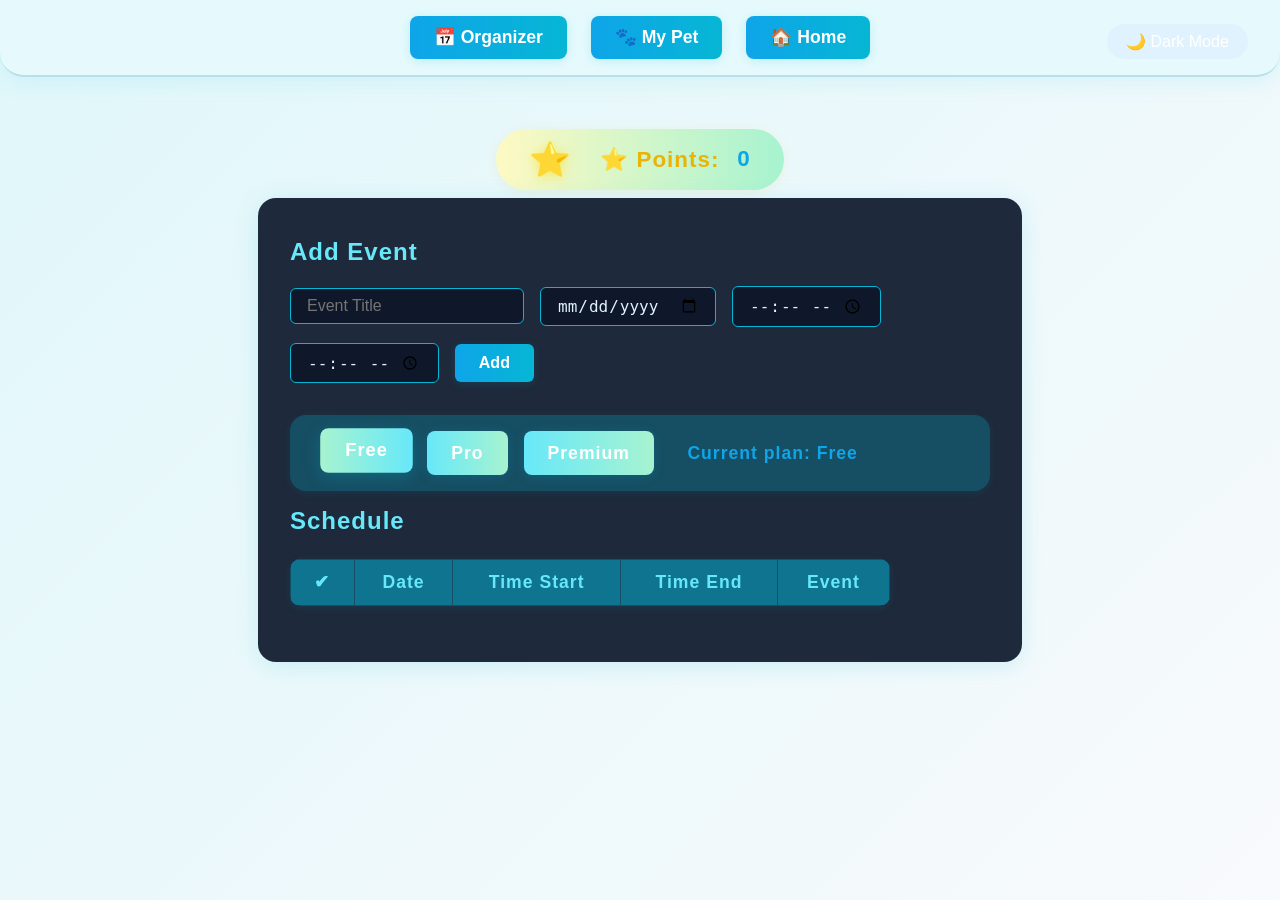
<file: index.html>
<!DOCTYPE html>
<html lang="en">
<head>
    <title>AgendaEz - Schedule</title>
    <meta name="viewport" content="width=device-width, initial-scale=1.0">
    <link rel="stylesheet" href="schedule.css">
    <script src="schedule.js" defer></script>
</head>
<body>
    <nav class="nav-bar">
        <button onclick="window.location.href='index.html'" class="nav-btn">📅 Organizer</button>
        <button onclick="window.location.href='pet.html'" class="nav-btn">🐾 My Pet</button>
        <button onclick="window.location.href='homescreen.html'" class="nav-btn">🏠 Home</button>
    </nav>
    <div class="points-display">
        ⭐ Points: <span id="pointsCount">0</span>
    </div>

    <button id="themeToggle" class="theme-toggle">🌙 Dark Mode</button>
    <main>
        <section id="add-event">
            <h2>Add Event</h2>
            <form id="event-form">
                <input type="text" id="event-title" placeholder="Event Title" required>
                <input type="date" id="event-date" required>
                <input type="time" id="event-time_start" required>
                <input type="time" id="event-time_end" required>
                <button type="submit">Add</button>
            </form>
        </section>
        <!-- Replace this: -->
<!-- <button id="unlimitedBtn" type="button">Unlimited tasks: OFF</button> -->

<!-- With this: -->
<div id="planSelector" style="margin: 1em 0;">
    <button type="button" class="plan-btn" data-plan="free">Free</button>
    <button type="button" class="plan-btn" data-plan="pro">Pro</button>
    <button type="button" class="plan-btn" data-plan="premium">Premium</button>
    <span id="planLabel" style="margin-left:1em;">Current plan: Free</span>
</div>
            <h2>Schedule</h2>
            <table>
                <thead>
                    <tr>
                        <th>✔</th>
                        <th>Date</th>
                        <th>Time Start</th>
                        <th>Time End</th>
                        <th>Event</th>
                    </tr>
                </thead>
            
                <tbody id="events-list">
                    
                    <!-- Events will be added here -->
                </tbody>
            </table>
        </section>
    </main>

</body>
</html>
</file>
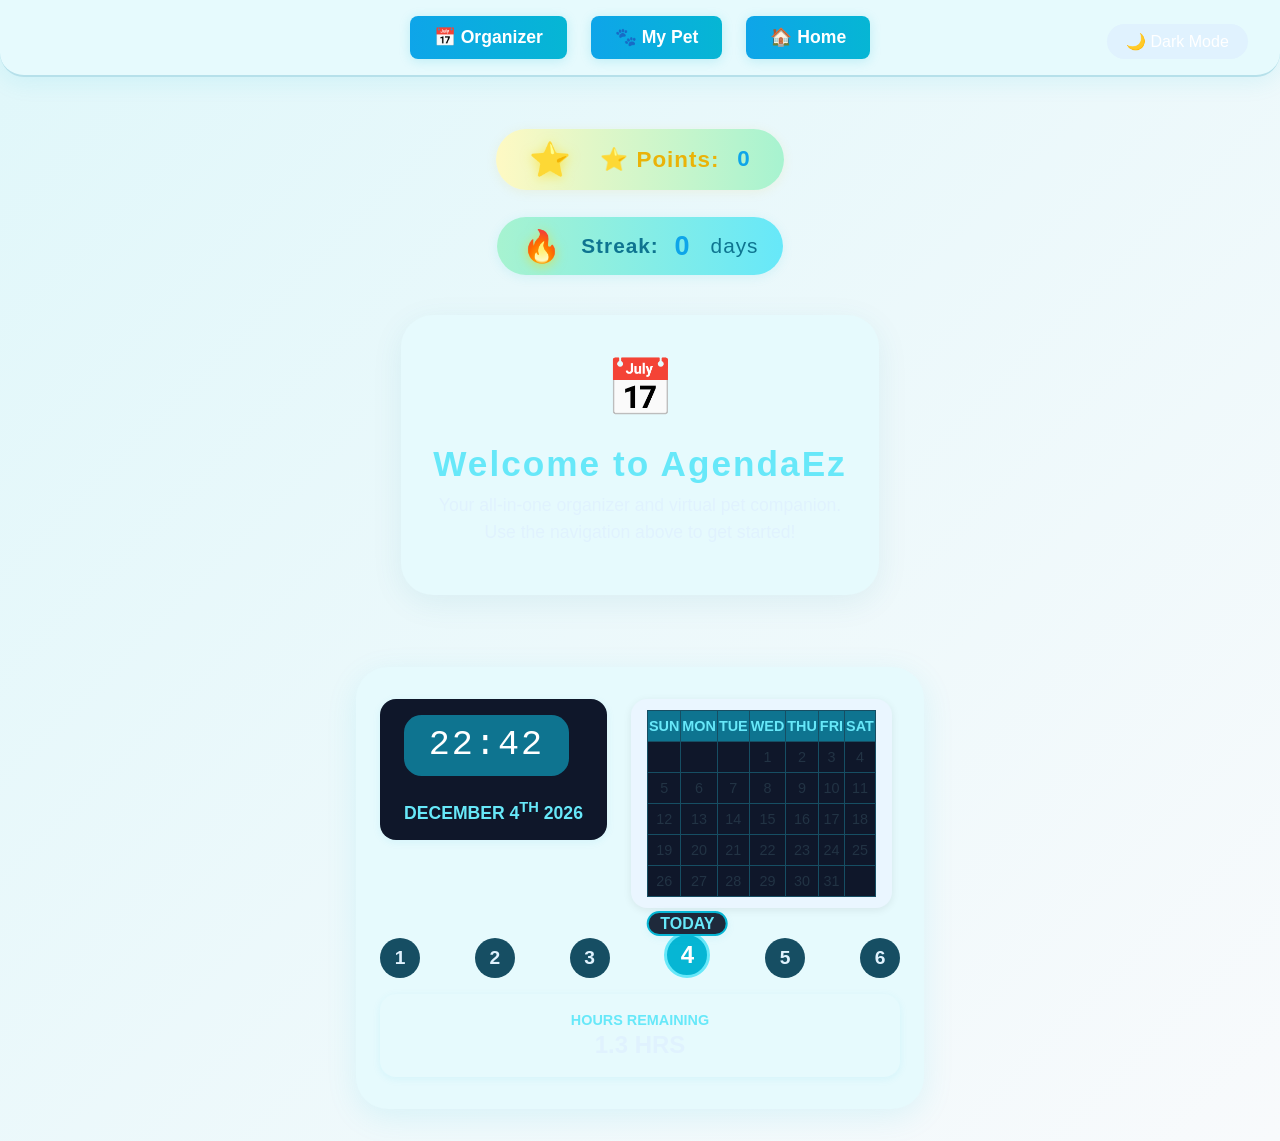
<file: homescreen.html>
<!DOCTYPE html>
<html lang="en">
<head>
    <title>AgendaEz - Homescreen</title>
    <meta charset="UTF-8">
    <meta name="viewport" content="width=device-width, initial-scale=1.0">
    <link rel="stylesheet" href="homescreen.css">
    <script src="homescreen.js" defer></script>
</head>
<body>

  <nav class="nav-bar">
        <button onclick="window.location.href='index.html'" class="nav-btn">📅 Organizer</button>
        <button onclick="window.location.href='pet.html'" class="nav-btn">🐾 My Pet</button>
        <button onclick="window.location.href='homescreen.html'" class="nav-btn">🏠 Home</button>
    </nav>
  

  <div class="points-display">
    ⭐ Points: <span id="pointsCount">0</span>
</div>

<div class="streak-display">
  <span class="streak-fire">🔥</span>
  Streak: <span class="streak-count" id="streakCount">0</span>
  <span class="streak-label">days</span>
</div>

<button id="themeToggle" class="theme-toggle">🌙 Dark Mode</button>

  <div class="title-card">
    <div class="logo-big">📅</div>
    <h1 class="main-title">Welcome to AgendaEz</h1>
    <p class="subtitle">
        Your all-in-one organizer and virtual pet companion.<br>
        Use the navigation above to get started!
    </p>
</div>



    <main class="homescreen-main">
        <div class="dashboard">
            <div class="time-calendar-row">
                <div class="clock-box">
                    <div class="digital-clock" id="digitalClock">06:30</div>
                    <div class="date-label" id="dateLabel">JUNE 24<sup>TH</sup> 2025</div>
                </div>
                <div class="calendar-box">
                    <!-- Placeholder for calendar, can be replaced with a real calendar widget -->
                    <table class="mini-calendar">
                        <thead>
                            <tr>
                                <th>SUN</th><th>MON</th><th>TUE</th><th>WED</th><th>THU</th><th>FRI</th><th>SAT</th>
                            </tr>
                        </thead>
                        <tbody>
                            <tr><td></td><td></td><td></td><td>1</td><td>2</td><td>3</td><td>4</td></tr>
                            <tr><td>5</td><td>6</td><td>7</td><td>8</td><td>9</td><td>10</td><td>11</td></tr>
                            <tr><td>12</td><td>13</td><td>14</td><td>15</td><td>16</td><td>17</td><td>18</td></tr>
                            <tr><td>19</td><td>20</td><td>21</td><td>22</td><td>23</td><td>24</td><td>25</td></tr>
                            <tr><td>26</td><td>27</td><td>28</td><td>29</td><td>30</td><td>31</td><td></td></tr>
                        </tbody>
                    </table>
                </div>
            </div>
            <div class="days-row" id="daysRow">
                <div class="day-circle">21</div>
                <div class="day-circle">22</div>
                <div class="day-circle">23</div>
                <div class="day-circle today">
                    <div class="today-label">TODAY</div>
                    24
                </div>
                <div class="day-circle">25</div>
                <div class="day-circle">26</div>
            </div>
            <div class="stats-row">
  
    <div class="stat-box time">
        <div class="stat-label">HOURS REMAINING</div>
        <div class="stat-value"><span id="hoursRemaining">0</span> HRS</div>
    </div>
</div>
          
</body>
</html>
</file>
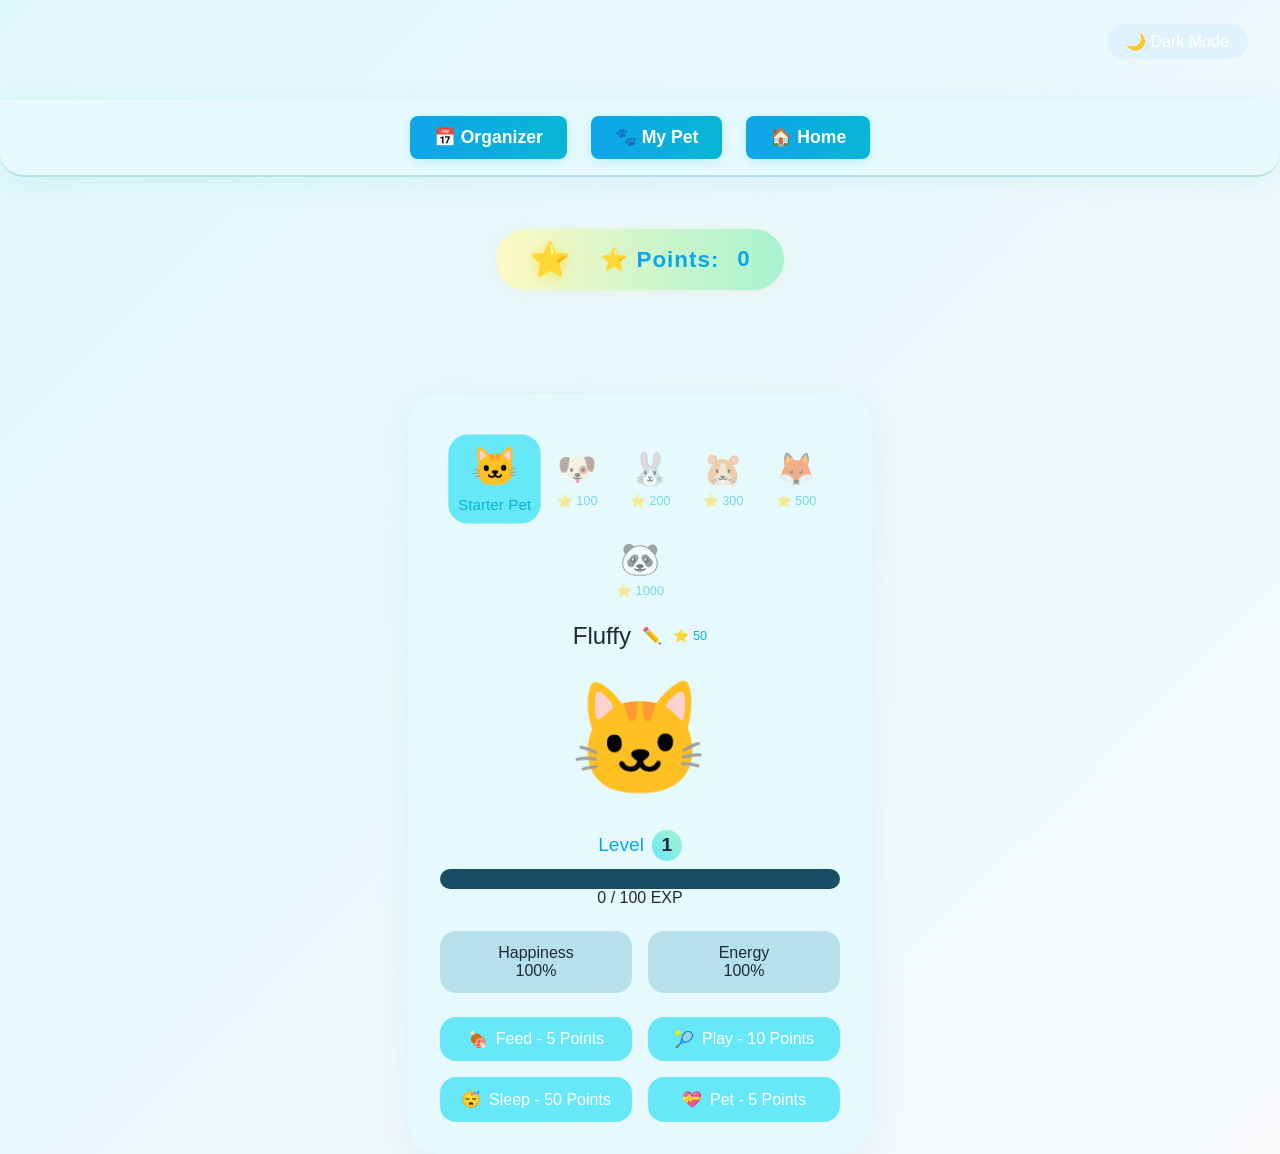
<file: pet.html>
<!DOCTYPE html>
<html lang="en">
<head>
    <script src="pet.js"></script>
    <link rel="stylesheet" href="pet.css">
    <meta charset="UTF-8">
    <meta name="viewport" content="width=device-width, initial-scale=1.0">
    <title>My Pet - AgendaEz</title>
</head>
<body>
    
    <button id="themeToggle" class="theme-toggle">🌙 Dark Mode</button>
<nav class="nav-bar">
    <button onclick="window.location.href='index.html'" class="nav-btn">📅 Organizer</button>
    <button onclick="window.location.href='pet.html'" class="nav-btn">🐾 My Pet</button>
    <button onclick="window.location.href='homescreen.html'" class="nav-btn">🏠 Home</button>
</nav>

    <div class="points-display">
        ⭐ Points: <span id="pointsCount">0</span>
    </div>

    <div class="pet-container">
        <div class="pet-selection">
            <div class="pet-option owned selected" onclick="selectPet('🐱')" data-pet="🐱">
                <span>🐱</span>
                <span class="pet-price">Starter Pet</span>
            </div>
            <div class="pet-option" onclick="purchasePet('🐶', 100)" data-pet="🐶">
                <span>🐶</span>
                <span class="pet-price">⭐️ 100</span>
            </div>
            <div class="pet-option" onclick="purchasePet('🐰', 200)" data-pet="🐰">
                <span>🐰</span>
                <span class="pet-price">⭐️ 200</span>
            </div>
            <div class="pet-option" onclick="purchasePet('🐹', 300)" data-pet="🐹">
                <span>🐹</span>
                <span class="pet-price">⭐️ 300</span>
            </div>
            <div class="pet-option" onclick="purchasePet('🦊', 500)" data-pet="🦊">
                <span>🦊</span>
                <span class="pet-price">⭐️ 500</span>
            </div>
            <div class="pet-option" onclick="purchasePet('🐼', 1000)" data-pet="🐼">
                <span>🐼</span>
                <span class="pet-price">⭐️ 1000</span>
            </div>
        </div>
    
        <div class="pet-name">
            <span id="petName">Cat</span>
            <button class="edit-name-button" onclick="editName()">✏️</button>
            <span class="name-change-price">⭐️ 50</span>
        </div>

       <!-- Inside .pet-container, replace the duplicate petAvatar and foodEmoji with: -->
<div class="pet-avatar-container" style="position: relative; display: flex; align-items: center; justify-content: center; margin: 1.5em 0;">
  <span id="petAvatar" style="font-size: 7em; position: relative; z-index: 1;">🐱</span>
  <span id="foodEmoji" style="display:none; font-size:2em; position: absolute; left: 50%; top: 40%; transform: translateX(-50%); z-index: 2;">🍖</span>
  <span id="playEmoji" style="display:none; font-size:2em; position: absolute; left: 50%; top: 40%; transform: translateX(-50%); z-index: 2;">🎾</span>
  <span id="sleepEmoji" style="display:none; font-size:2em; position: absolute; left: 50%; top: 40%; transform: translateX(-50%); z-index: 2;">💤</span>
  <span id="petHand" style="display:none; font-size:3em; position: absolute; left: 35%; top: 0%; z-index: 3; pointer-events: none;">🤚</span>
</div>


        
        <div class="exp-container">
            <div class="level-display">
                <span>Level</span>
                <span class="level-badge" id="levelDisplay">1</span>
            </div>
            <div class="exp-bar">
                <div class="exp-fill" id="expFill"></div>
            </div>
            <div id="expText">0 / 100 EXP</div>
        </div>

        <div class="pet-stats">
            <div class="stat">
                <div>Happiness</div>
                <div id="happiness">100%</div>
            </div>
            <div class="stat">
                <div>Energy</div>
                <div id="energy">100%</div>
            </div>
        </div>

        <div class="action-buttons">
            <button class="action-button" onclick="feed()">
                <span>🍖</span>
                <span>Feed - 5 Points</span>
            </button>
            <button class="action-button" onclick="play()">
                <span>🎾</span>
                <span>Play - 10 Points</span>
            </button>
            <button class="action-button" onclick="sleep()">
                <span>😴</span>
                <span>Sleep - 50 Points</span>
            </button>
            <button class="action-button" onclick="pet()">
                <span>💝</span>
                <span>Pet - 5 Points</span>
            </button>
        </div>
    </div>

    
</body>
</html>
</file>
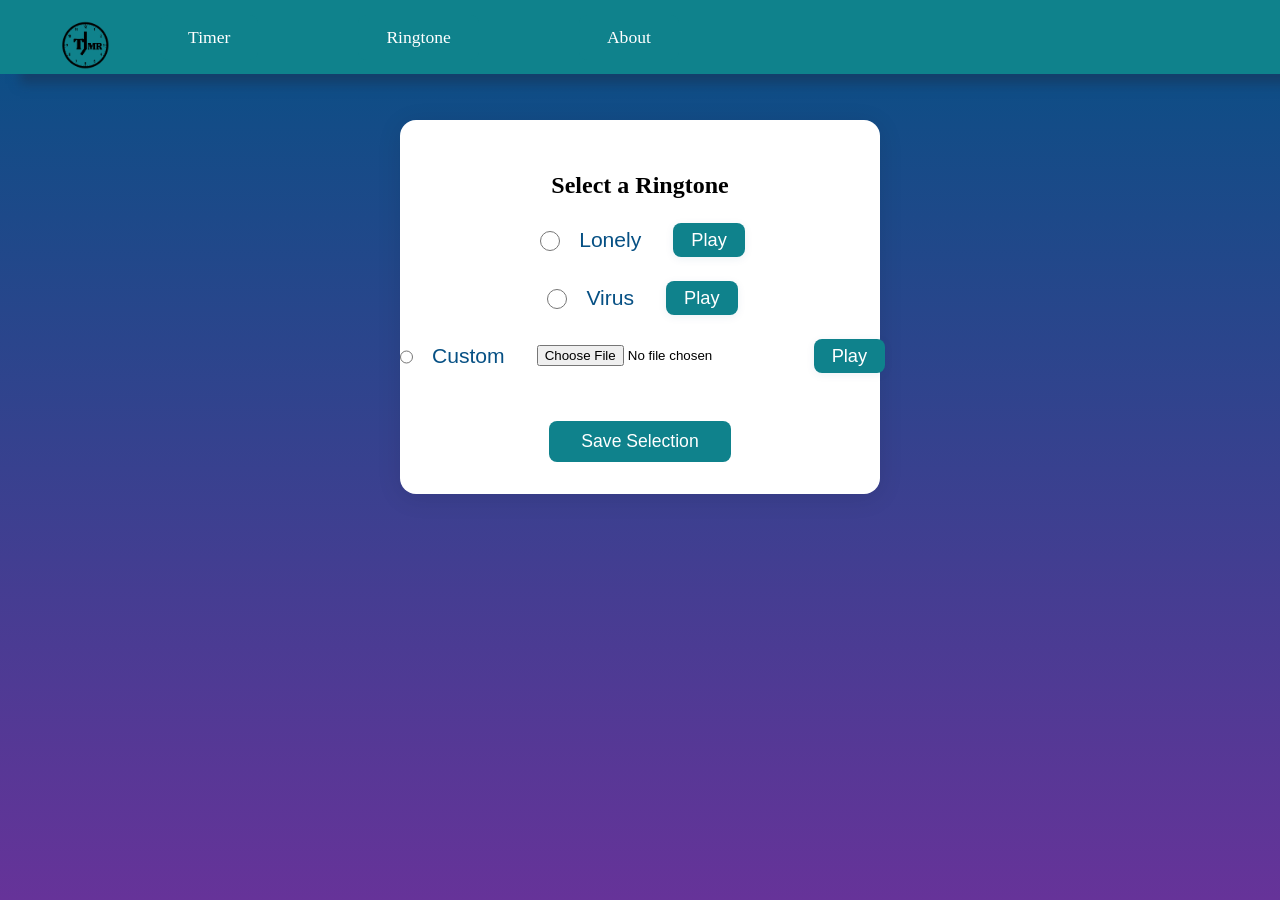
<file: Downloads/folder with folders/Personal/timer/ringtones.html>
<!DOCTYPE html>
<html lang="en">
<head>
    <meta charset="UTF-8">
    <title>Select Ringtone</title>
    <link rel="stylesheet" href="ringtones.css">
    <link rel="icon" type="image/x-icon" href="image-removebg-preview.png">
</head>
<body>
    <div class="navbar">
        <a href="index.html"><img src="image-removebg-preview.png"></a>
        <a href="timer.html" class="navitems">Timer</a>
        <a href="ringtones.html" class="navitems">Ringtone</a>
        <a href="#" class="navitems">About</a>
    </div>
    <div class="ringtone-list">
        <h2>Select a Ringtone</h2>
        <form id="ringtoneForm">
            <div class="ringtone-option">
                <input type="radio" id="lonely" name="ringtone" value="lonely.mp3">
                <label for="lonely">Lonely</label>
                <button type="button" class="ringtone-play" onclick="playRingtone('lonely.mp3')">Play</button>
                <button type="button" class="ringtone-stop" id="stopLonely" onclick="stopRingtone()">Stop</button>
            </div>
            <div class="ringtone-option">
                <input type="radio" id="virus" name="ringtone" value="virus.mp3">
                <label for="virus">Virus</label>
                <button type="button" class="ringtone-play" onclick="playRingtone('virus.mp3')">Play</button>
                <button type="button" class="ringtone-stop" id="stopVirus" onclick="stopRingtone()">Stop</button>
            </div>
            <div class="ringtone-option">
                <input type="radio" id="custom" name="ringtone" value="custom">
                <label for="custom">Custom</label>
                <input type="file" id="customFile" accept=".mp3" style="margin-left:8px;">
                <button type="button" class="ringtone-play" onclick="playCustomRingtone()">Play</button>
                <button type="button" class="ringtone-stop" id="stopCustom" onclick="stopRingtone()">Stop</button>
            </div>
            <button type="submit" style="margin-top:24px; font-size:1.1em; padding:10px 32px; border-radius:8px; background:#0F828C; color:#fff; border:none; cursor:pointer;">Save Selection</button>
        </form>
        <audio id="audioPreview"></audio>
    </div>
    <script>
    let currentStopBtn = null;
    let customFileURL = null;

    function playRingtone(src) {
        const audio = document.getElementById('audioPreview');
        audio.src = src;
        audio.currentTime = 0;
        audio.play();

        document.querySelectorAll('.ringtone-stop').forEach(btn => btn.classList.remove('active'));
        if (src === 'lonely.mp3') {
            currentStopBtn = document.getElementById('stopLonely');
        } else if (src === 'virus.mp3') {
            currentStopBtn = document.getElementById('stopVirus');
        }
        if (currentStopBtn) currentStopBtn.classList.add('active');
    }

    function playCustomRingtone() {
        const fileInput = document.getElementById('customFile');
        const audio = document.getElementById('audioPreview');
        if (fileInput.files.length > 0) {
            if (customFileURL) URL.revokeObjectURL(customFileURL);
            customFileURL = URL.createObjectURL(fileInput.files[0]);
            audio.src = customFileURL;
            audio.currentTime = 0;
            audio.play();

            document.querySelectorAll('.ringtone-stop').forEach(btn => btn.classList.remove('active'));
            currentStopBtn = document.getElementById('stopCustom');
            currentStopBtn.classList.add('active');
        } else {
            // Try to load from IndexedDB if no file selected
            loadCustomFileFromDB(function(file) {
                if (file) {
                    customFileURL = URL.createObjectURL(file);
                    audio.src = customFileURL;
                    audio.currentTime = 0;
                    audio.play();
                    document.querySelectorAll('.ringtone-stop').forEach(btn => btn.classList.remove('active'));
                    currentStopBtn = document.getElementById('stopCustom');
                    currentStopBtn.classList.add('active');
                } else {
                    alert('Please select or save a custom MP3 file first.');
                }
            });
        }
    }

    function stopRingtone() {
        const audio = document.getElementById('audioPreview');
        audio.pause();
        audio.currentTime = 0;
        if (currentStopBtn) currentStopBtn.classList.remove('active');
    }

    document.getElementById('audioPreview').addEventListener('ended', function() {
        if (currentStopBtn) currentStopBtn.classList.remove('active');
    });

    // IndexedDB helpers
    function saveCustomFileToDB(file) {
        const request = indexedDB.open('RingtoneDB', 1);
        request.onupgradeneeded = function(e) {
            const db = e.target.result;
            if (!db.objectStoreNames.contains('files')) {
                db.createObjectStore('files');
            }
        };
        request.onsuccess = function(e) {
            const db = e.target.result;
            const tx = db.transaction('files', 'readwrite');
            tx.objectStore('files').put(file, 'customRingtone');
        };
    }

    function loadCustomFileFromDB(callback) {
        const request = indexedDB.open('RingtoneDB', 1);
        request.onsuccess = function(e) {
            const db = e.target.result;
            const tx = db.transaction('files', 'readonly');
            const getReq = tx.objectStore('files').get('customRingtone');
            getReq.onsuccess = function() {
                callback(getReq.result);
            };
        };
    }

    // Save selection and custom file
    document.getElementById('ringtoneForm').onsubmit = function(e) {
        e.preventDefault();
        const selected = document.querySelector('input[name="ringtone"]:checked').value;
        if (selected === 'custom') {
            const fileInput = document.getElementById('customFile');
            if (fileInput.files.length === 0) {
                // Try to load from IndexedDB if no file selected
                loadCustomFileFromDB(function(file) {
                    if (file) {
                        localStorage.setItem('selectedRingtone', 'custom');
                        alert('Custom ringtone loaded from previous save!');
                    } else {
                        alert('Please upload a custom MP3 file.');
                    }
                });
                return;
            }
            saveCustomFileToDB(fileInput.files[0]);
            localStorage.setItem('selectedRingtone', 'custom');
            localStorage.setItem('customRingtoneName', fileInput.files[0].name);
            alert('Custom ringtone saved and will persist across reloads!');
        } else {
            localStorage.setItem('selectedRingtone', selected);
            alert('Ringtone saved!');
        }
    };

    // On page load, set radio and preview if custom exists
    window.onload = function() {
        const selected = localStorage.getItem('selectedRingtone');
        if (selected === 'custom') {
            document.getElementById('custom').checked = true;
            loadCustomFileFromDB(function(file) {
                if (file) {
                    const audio = document.getElementById('audioPreview');
                    customFileURL = URL.createObjectURL(file);
                    audio.src = customFileURL;
                }
            });
        } else if (selected === 'lonely.mp3') {
            document.getElementById('lonely').checked = true;
        } else if (selected === 'virus.mp3') {
            document.getElementById('virus').checked = true;
        }
    };
    </script>
</file>
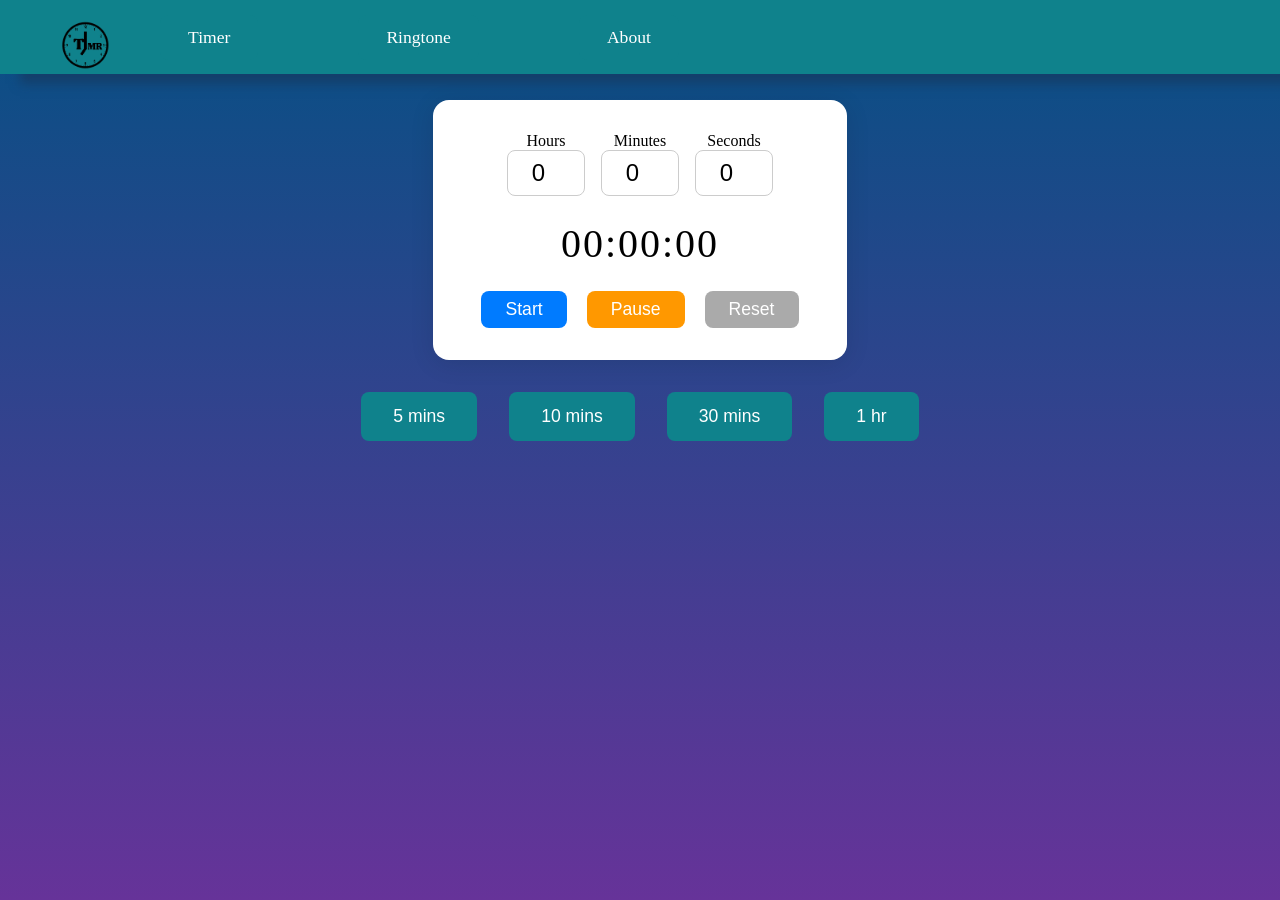
<file: Downloads/folder with folders/Personal/timer/timer.html>
<!DOCTYPE html>
<html lang="en">
<head>
    <meta charset="UTF-8">
    <title>Timer</title>
    <link rel="stylesheet" href="timer.css">
    <link rel="icon" type="image/x-icon" href="image-removebg-preview.png">
</head>
<body>
    <div class="navbar">
        <a href="index.html"><img src="image-removebg-preview.png"></a>
        <a href="timer.html" class="navitems">Timer</a>
        <a href="ringtones.html" class="navitems">Ringtone</a>
        <a href="#" class="navitems">About</a>
    </div>
    <div class="timer-container">
        <div class="inputs">
            <div>
                <label for="hours">Hours</label><br>
                <input type="number" id="hours" min="0" max="99" value="0">
            </div>
            <div>
                <label for="minutes">Minutes</label><br>
                <input type="number" id="minutes" min="0" max="59" value="0">
            </div>
            <div>
                <label for="seconds">Seconds</label><br>
                <input type="number" id="seconds" min="0" max="59" value="0">
            </div>
        </div>
        <div class="timer-display" id="timerDisplay">00:00:00</div>
        <button id="startBtn">Start</button>
        <button id="pauseBtn" disabled>Pause</button>
        <button id="resetBtn" disabled>Reset</button>
        <audio id="ringtone" preload="auto"></audio>
        <div id="ringtone-popup" style="display:none; position:fixed; top:0; left:0; width:100vw; height:100vh; background:rgba(0,0,0,0.4); z-index:999; align-items:center; justify-content:center;">
            <button id="stop-ringtone-btn" style="font-size:2em; padding:24px 48px; border-radius:12px; border:none; background:#0F828C; color:#fff; cursor:pointer;">Stop</button>
        </div>
    </div>
    <div class="presets">
        <button class="preset-btn" data-min="5">5 mins</button>
        <button class="preset-btn" data-min="10">10 mins</button>
        <button class="preset-btn" data-min="30">30 mins</button>
        <button class="preset-btn" data-min="60">1 hr</button>
    </div>
    <script>
    const hoursInput = document.getElementById('hours');
    const minutesInput = document.getElementById('minutes');
    const secondsInput = document.getElementById('seconds');
    const timerDisplay = document.getElementById('timerDisplay');
    const startBtn = document.getElementById('startBtn');
    const pauseBtn = document.getElementById('pauseBtn');
    const resetBtn = document.getElementById('resetBtn');
    const ringtone = document.getElementById('ringtone');
    const popup = document.getElementById('ringtone-popup');
    const stopBtn = document.getElementById('stop-ringtone-btn');
    const presetBtns = document.querySelectorAll('.preset-btn');

    let totalSeconds = 0;
    let interval = null;
    let paused = false;

    function pad(num) {
        return num.toString().padStart(2, '0');
    }

    function setTimerRingtone() {
        const selected = localStorage.getItem('selectedRingtone');
        if (selected === 'custom') {
            // Load custom file from IndexedDB
            const request = indexedDB.open('RingtoneDB', 1);
            request.onupgradeneeded = function(e) {
                const db = e.target.result;
                if (!db.objectStoreNames.contains('files')) {
                    db.createObjectStore('files');
                }
            };
            request.onsuccess = function(e) {
                const db = e.target.result;
                const tx = db.transaction('files', 'readonly');
                const getReq = tx.objectStore('files').get('customRingtone');
                getReq.onsuccess = function() {
                    const file = getReq.result;
                    if (file) {
                        const url = URL.createObjectURL(file);
                        ringtone.src = url;
                    } else {
                        ringtone.src = "lonely.mp3";
                    }
                };
            };
        } else if (selected) {
            ringtone.src = selected;
        } else {
            ringtone.src = "lonely.mp3";
        }
    }

    function updateDisplay(secs) {
        const h = Math.floor(secs / 3600);
        const m = Math.floor((secs % 3600) / 60);
        const s = secs % 60;
        timerDisplay.textContent = `${pad(h)}:${pad(m)}:${pad(s)}`;
    }

    function getInputSeconds() {
        const h = parseInt(hoursInput.value, 10) || 0;
        const m = parseInt(minutesInput.value, 10) || 0;
        const s = parseInt(secondsInput.value, 10) || 0;
        return h * 3600 + m * 60 + s;
    }

    function setInputsDisabled(disabled) {
        hoursInput.disabled = disabled;
        minutesInput.disabled = disabled;
        secondsInput.disabled = disabled;
    }

    startBtn.onclick = function() {
        if (paused) {
            interval = setInterval(tick, 1000);
            paused = false;
            startBtn.disabled = true;
            pauseBtn.disabled = false;
            resetBtn.disabled = false;
            return;
        }
        totalSeconds = getInputSeconds();
        if (totalSeconds <= 0) return;
        setInputsDisabled(true);
        startBtn.disabled = true;
        pauseBtn.disabled = false;
        resetBtn.disabled = false;
        updateDisplay(totalSeconds);

        interval = setInterval(tick, 1000);
    };

    function tick() {
        totalSeconds--;
        updateDisplay(totalSeconds);
        if (totalSeconds <= 0) {
            clearInterval(interval);
            setInputsDisabled(false);
            startBtn.disabled = false;
            pauseBtn.disabled = true;
            resetBtn.disabled = true;
            ringtone.currentTime = 0;
            ringtone.play();
            popup.style.display = "flex";
        }
    }

    pauseBtn.onclick = function() {
        if (interval) {
            clearInterval(interval);
            paused = true;
            startBtn.disabled = false;
            pauseBtn.disabled = true;
        }
    };

    resetBtn.onclick = function() {
        clearInterval(interval);
        setInputsDisabled(false);
        startBtn.disabled = false;
        pauseBtn.disabled = true;
        resetBtn.disabled = true;
        paused = false;
        updateDisplay(getInputSeconds());
        ringtone.pause();
        ringtone.currentTime = 0;
        popup.style.display = "none";
    };

    stopBtn.onclick = function() {
        ringtone.pause();
        ringtone.currentTime = 0;
        popup.style.display = "none";
    };

    ringtone.addEventListener('ended', function() {
        popup.style.display = "none";
    });

    presetBtns.forEach(btn => {
        btn.addEventListener('click', () => {
            clearInterval(interval);
            paused = false;
            setInputsDisabled(false);
            startBtn.disabled = false;
            pauseBtn.disabled = true;
            resetBtn.disabled = true;
            ringtone.pause();
            ringtone.currentTime = 0;
            popup.style.display = "none";

            const mins = parseInt(btn.getAttribute('data-min'), 10);
            hoursInput.value = Math.floor(mins / 60);
            minutesInput.value = mins % 60;
            secondsInput.value = 0;
            updateDisplay(getInputSeconds());
        });
    });

    [hoursInput, minutesInput, secondsInput].forEach(input => {
        input.addEventListener('input', () => {
            updateDisplay(getInputSeconds());
        });
    });

    updateDisplay(getInputSeconds());

    window.onload = function() {
        setTimerRingtone();
        updateDisplay(getInputSeconds());
    };
    </script>
</body>
</html>
</file>
<file: schedule.css>
body {
  display: flex;
  flex-direction: column;
  justify-content: center;
  align-items: center;
  margin: 0;
}

/* filepath: /Users/fallen_flames_xd/Downloads/AGENDAEZ/agendaez.css */
#agendaez-title {
  font-size: 2.5rem;
  font-weight: bold;
  margin-bottom: 2rem;
  margin-top: 1rem;
  letter-spacing: 2px;
}

table {
  border-collapse: collapse;
  width: 100%;
  max-width: 600px;
  margin: 1.5rem auto;
  background: #fff;
  box-shadow: 0 2px 8px rgba(0,0,0,0.07);
}

th, td {
  border: 1px solid #ddd;
  padding: 0.75rem 1rem;
  text-align: center;
}

th {
  background-color: #f5f5f5;
  font-weight: bold;
  font-size: 1.1rem;
  letter-spacing: 1px;
}

tr:nth-child(even) {
  background-color: #fafafa;
}

tr:hover {
  background-color: #f0f8ff;
  transition: background 0.2s;
}

body {
  min-height: 100vh;
  background: linear-gradient(135deg, #0f172a 0%, #06b6d4 100%);
  display: flex;
  flex-direction: column;
  justify-content: flex-start;
  align-items: center;
  margin: 0;
  font-family: 'Segoe UI', 'Roboto', Arial, sans-serif;
  color: #e0f2fe;
}

.header {
  width: 100%;
  display: flex;
  flex-direction: column;
  align-items: center;
  background: #0e7490;
  color: #e0f2fe;
  padding: 1.5rem 0 1rem 0;
  box-shadow: 0 2px 8px rgba(6,182,212,0.10);
  margin-bottom: 2rem;
  gap: 0.5rem;
}

.logo {
  margin-top: 0.5rem;
}

.logo-text {
  font-size: 5rem;
  font-weight: bold;
  color: #67e8f9;
  letter-spacing: 2px;
  text-shadow: 0 2px 8px #0e7490;
  margin-top: 0.5rem;
}

#agendaez-title {
  font-size: 2.8rem;
  font-weight: bold;
  margin: 0;
  letter-spacing: 2px;
  text-align: center;
  color: #67e8f9;
  text-shadow: 0 2px 8px #0e7490;
}

main {
  width: 100%;
  max-width: 700px;
  background: #1e293b;
  border-radius: 18px;
  box-shadow: 0 4px 24px rgba(6,182,212,0.15);
  padding: 2.5rem 2rem 2rem 2rem;
  margin-bottom: 2rem;
}

h2 {
  color: #67e8f9;
  margin-top: 0;
  font-size: 1.5rem;
  letter-spacing: 1px;
}

form {
  display: flex;
  flex-wrap: wrap;
  gap: 1rem;
  margin-bottom: 2rem;
  align-items: center;
}

form input[type="text"],
form input[type="date"],
form input[type="time"] {
  padding: 0.5rem 1rem;
  border: 1px solid #06b6d4;
  border-radius: 6px;
  font-size: 1rem;
  background: #0f172a;
  color: #e0f2fe;
  transition: border 0.2s, background 0.2s;
}

form input:focus {
  border: 1.5px solid #67e8f9;
  outline: none;
  background: #164e63;
}

form button {
  background: linear-gradient(90deg, #0ea5e9 0%, #06b6d4 100%);
  color: #fff;
  border: none;
  border-radius: 6px;
  padding: 0.6rem 1.5rem;
  font-size: 1rem;
  font-weight: bold;
  cursor: pointer;
  transition: background 0.2s, box-shadow 0.2s;
  box-shadow: 0 2px 8px rgba(6,182,212,0.15);
}

form button:hover {
  background: linear-gradient(90deg, #06b6d4 0%, #0ea5e9 100%);
  box-shadow: 0 4px 16px rgba(6,182,212,0.25);
}

table {
  border-collapse: collapse;
  width: 100%;
  margin: 1.5rem 0;
  background: #0f172a;
  border-radius: 10px;
  overflow: hidden;
  box-shadow: 0 2px 8px rgba(6,182,212,0.10);
}

th, td {
  border: 1px solid #164e63;
  padding: 0.75rem 1rem;
  text-align: center;
}

th {
  background-color: #0e7490;
  color: #67e8f9;
  font-weight: bold;
  font-size: 1.1rem;
  letter-spacing: 1px;
}

tr:nth-child(even) {
  background-color: #164e63;
}

tr:hover {
  background-color: #0891b2;
  color: #fff;
  transition: background 0.2s, color 0.2s;
}

@media (max-width: 600px) {
  main {
    padding: 1rem 0.5rem;
  }
  form {
    flex-direction: column;
    gap: 0.5rem;
  }
  table, th, td {
    font-size: 0.95rem;
    padding: 0.5rem;
  }
}

.switch-btn {
  background: linear-gradient(90deg, #0ea5e9 0%, #06b6d4 100%);
  color: #fff;
  border: none;
  border-radius: 6px;
  padding: 0.5rem 1.2rem;
  font-size: 1rem;
  font-weight: bold;
  cursor: pointer;
  margin: 1rem;
  transition: background 0.2s, box-shadow 0.2s;
  box-shadow: 0 2px 8px rgba(6,182,212,0.15);
}
.switch-btn:hover {
  background: linear-gradient(90deg, #06b6d4 0%, #0ea5e9 100%);
  box-shadow: 0 4px 16px rgba(6,182,212,0.25);
}

.header {
  width: 100%;
  display: flex;
  flex-direction: column;
  align-items: center;
  background: rgba(14, 116, 144, 0.95);
  color: #e0f2fe;
  padding: 2rem 0 1.5rem 0;
  box-shadow: 0 4px 24px rgba(6,182,212,0.10);
  margin-bottom: 2.5rem;
  gap: 0.7rem;
  border-bottom: 2px solid #0891b2;
  border-radius: 0 0 1.5rem 1.5rem;
}

.logo {
  margin-top: 0.5rem;
  width: 48px;
  height: 48px;
  background: #1e293b;
  border-radius: 50%;
  display: flex;
  align-items: center;
  justify-content: center;
  box-shadow: 0 2px 10px rgba(6,182,212,0.10);
}

.logo-icon {
  width: 28px;
  height: 28px;
  border: 2px solid #06b6d4;
  border-radius: 50%;
  position: relative;
}

.logo-icon::before {
  content: '';
  position: absolute;
  top: -6px;
  left: 50%;
  width: 2px;
  height: 8px;
  background: #06b6d4;
  transform: translateX(-50%);
}

.logo-text {
  font-size: 2.2rem;
  font-weight: bold;
  color: #67e8f9;
  letter-spacing: 2px;
  text-shadow: 0 2px 8px #0e7490;
  margin-top: 0.5rem;
  margin-bottom: 0.2rem;
  text-align: center;
}

.nav-bar {
  width: 100%;
  display: flex;
  justify-content: center;
  gap: 1.5rem;
  background: rgba(14, 116, 144, 0.95);
  padding: 1rem 0;
  border-bottom: 2px solid #0891b2;
  border-radius: 0 0 1.5rem 1.5rem;
  margin-bottom: 2rem;
  box-shadow: 0 4px 24px rgba(6,182,212,0.10);
}

.nav-btn {
  background: linear-gradient(90deg, #0ea5e9 0%, #06b6d4 100%);
  color: #fff;
  border: none;
  border-radius: 8px;
  padding: 0.7rem 1.5rem;
  font-size: 1.1rem;
  font-weight: bold;
  cursor: pointer;
  transition: background 0.2s, box-shadow 0.2s, transform 0.15s;
  box-shadow: 0 2px 12px rgba(6,182,212,0.18);
}
.nav-btn:hover {
  background: linear-gradient(90deg, #06b6d4 0%, #0ea5e9 100%);
  box-shadow: 0 4px 16px rgba(6,182,212,0.25);
  transform: translateY(-2px) scale(1.04);
}


.points-display {
  text-align: center;
  font-size: 1.2rem;
  color: #ffd700;
  margin: 1rem 0;
  font-weight: bold;
  letter-spacing: 1px;
}

/* Center the plan selector */
.plan-selector-container {
    display: flex;
    justify-content: center;
    margin: 2em 0 1em 0;
}

/* Plan selector background and layout */
#planSelector {
    display: flex;
    align-items: center;
    gap: 1em;
    background: #164e63; /* deep cyan-blue */
    border-radius: 1em;
    padding: 1em 2em;
    box-shadow: 0 2px 8px rgba(6,182,212,0.10);
}

/* Plan buttons styled to match nav and form buttons */
.plan-btn {
    background: linear-gradient(90deg, #0ea5e9 0%, #06b6d4 100%);
    color: #fff;
    border: none;
    border-radius: 8px;
    padding: 0.7rem 1.5rem;
    font-size: 1.1rem;
    font-weight: bold;
    cursor: pointer;
    transition: background 0.2s, box-shadow 0.2s, transform 0.15s;
    box-shadow: 0 2px 12px rgba(6,182,212,0.18);
    letter-spacing: 1px;
}

.plan-btn:hover, .plan-btn.selected {
    background: linear-gradient(90deg, #06b6d4 0%, #0ea5e9 100%);
    color: #fff;
    box-shadow: 0 4px 16px rgba(6,182,212,0.25);
    transform: translateY(-2px) scale(1.04);
}

/* Plan label styled to match headings */
#planLabel {
    font-weight: bold;
    font-size: 1.1em;
    color: #67e8f9;
    margin-left: 1em;
    letter-spacing: 1px;
    text-shadow: 0 2px 8px #0e7490;
}

/* Light mode (default) */
body {
  background: linear-gradient(135deg, #e0f7fa 0%, #f8fafc 100%);
  color: #223344;
  transition: background 0.3s, color 0.3s;
}

.nav-bar,
.dashboard,
.title-card,
.mini-calendar,
.stat-box,
.pet-container {
  background: #e6fafd !important;
  color: #223344 !important;
  border-color: #b6e0ea !important;
}

.plan-btn {
  background: linear-gradient(90deg, #67e8f9 0%, #a7f3d0 100%);
  color: #223344;
}

.plan-btn.selected,
.plan-btn:hover {
  background: linear-gradient(90deg, #a7f3d0 0%, #67e8f9 100%);
  color: #222;
}

#planLabel {
  color: #0ea5e9;
  text-shadow: none;
}

.points-display {
  color: #0ea5e9;
}

.pet-container,
.title-card {
  box-shadow: 0 8px 32px rgba(14,116,144,0.08);
}

.stat {
  background: #b6e0ea;
  color: #223344;
}

.action-button {
  background: #67e8f9;
  color: #223344;
}

.action-button:hover {
  background: #0ea5e9;
  color: #fff;
}

.switch-btn {
  background: linear-gradient(90deg, #67e8f9 0%, #a7f3d0 100%);
  color: #223344;
}

.switch-btn:hover {
  background: linear-gradient(90deg, #a7f3d0 0%, #67e8f9 100%);
  color: #222;
}

.theme-toggle {
  position: absolute;
  top: 1.5em;
  right: 2em;
  background: #e0f2fe;
  color: #223344;
  border: none;
  border-radius: 2em;
  padding: 0.5em 1.2em;
  font-size: 1em;
  cursor: pointer;
  transition: background 0.2s, color 0.2s;
  z-index: 100;
}

body.dark-mode .theme-toggle {
  background: #232b3b;
  color: #e0e7ef;
}

/* --- DARK MODE OVERRIDES --- */
body.dark-mode {
  background: linear-gradient(135deg, #0f172a 0%, #06b6d4 100%);
  color: #e0f2fe;
}

body.dark-mode .nav-bar,
body.dark-mode .dashboard,
body.dark-mode .title-card,
body.dark-mode .mini-calendar,
body.dark-mode .stat-box,
body.dark-mode .pet-container {
  background: rgba(30, 41, 59, 0.95) !important;
  color: #e0f2fe !important;
  border-color: #334155 !important;
}

body.dark-mode .plan-btn {
  background: linear-gradient(90deg, #0ea5e9 0%, #06b6d4 100%);
  color: #fff;
}

body.dark-mode .plan-btn.selected,
body.dark-mode .plan-btn:hover {
  background: linear-gradient(90deg, #06b6d4 0%, #0ea5e9 100%);
  color: #fff;
}

body.dark-mode #planLabel {
  color: #67e8f9;
  text-shadow: 0 2px 8px #0e7490;
}

body.dark-mode .points-display {
  color: #ffd700;
}

body.dark-mode .stat {
  background: #164e63;
  color: #e0f2fe;
}

body.dark-mode .action-button {
  background: #0e7490;
  color: #e0f2fe;
}

body.dark-mode .action-button:hover {
  background: #0891b2;
  color: #fff;
}

body.dark-mode .switch-btn {
  background: linear-gradient(90deg, #0ea5e9 0%, #06b6d4 100%);
  color: #fff;
}

body.dark-mode .switch-btn:hover {
  background: linear-gradient(90deg, #06b6d4 0%, #0ea5e9 100%);
  color: #fff;
}

body:not(.dark-mode) {
  color: #111;
}

/* Ensure buttons and navs keep their intended color in light mode */
body:not(.dark-mode) .nav-btn,
body:not(.dark-mode) .plan-btn,
body:not(.dark-mode) .action-button,
body:not(.dark-mode) .switch-btn,
body:not(.dark-mode) .theme-toggle {
  color: #fff;
}

/* --- Points Display Styling --- */
.points-display {
  display: flex;
  align-items: center;
  justify-content: center;
  font-size: 1.4rem;
  font-weight: bold;
  margin: 1.2rem 0 0.5rem 0;
  padding: 0.5em 1.5em;
  border-radius: 1.5em;
  background: linear-gradient(90deg, #fef9c3 0%, #a7f3d0 100%);
  color: #eab308;
  box-shadow: 0 2px 12px rgba(234,179,8,0.10);
  letter-spacing: 1px;
  width: fit-content;
  min-width: 180px;
  gap: 0.5em;
}

.points-display span {
  color: #0ea5e9;
  font-weight: bold;
  margin-left: 0.3em;
}

.points-display::before {
  content: "⭐";
  font-size: 1.5em;
  margin-right: 0.5em;
  filter: drop-shadow(0 2px 6px #ffd70088);
}

/* --- Dark mode overrides --- */
body.dark-mode .points-display {
  background: linear-gradient(90deg, #0e7490 0%, #0ea5e9 100%);
  color: #ffd700;
  box-shadow: 0 2px 12px rgba(14,116,144,0.18);
}

body.dark-mode .points-display span {
  color: #ffd700;
}
</file>
<file: homescreen.css>
body {
  min-height: 100vh;
  margin: 0;
  font-family: 'Segoe UI', 'Roboto', Arial, sans-serif;
  background: linear-gradient(135deg, #0f172a 0%, #06b6d4 100%);
  color: #e0f2fe;
  display: flex;
  flex-direction: column;
  align-items: center;
}

.nav-bar {
  width: 100%;
  display: flex;
  justify-content: center;
  gap: 1.5rem;
  background: rgba(14, 116, 144, 0.95);
  padding: 1rem 0;
  border-bottom: 2px solid #0891b2;
  border-radius: 0 0 1.5rem 1.5rem;
  margin-bottom: 2rem;
  box-shadow: 0 4px 24px rgba(6,182,212,0.10);
}

.nav-btn {
  background: linear-gradient(90deg, #0ea5e9 0%, #06b6d4 100%);
  color: #fff;
  border: none;
  border-radius: 8px;
  padding: 0.7rem 1.5rem;
  font-size: 1.1rem;
  font-weight: bold;
  cursor: pointer;
  transition: background 0.2s, box-shadow 0.2s, transform 0.15s;
  box-shadow: 0 2px 12px rgba(6,182,212,0.18);
}
.nav-btn:hover {
  background: linear-gradient(90deg, #06b6d4 0%, #0ea5e9 100%);
  box-shadow: 0 4px 16px rgba(6,182,212,0.25);
  transform: translateY(-2px) scale(1.04);
}

.homescreen-main {
  width: 100%;
  display: flex;
  justify-content: center;
}

.dashboard {
  background: #1e293b;
  border-radius: 2rem;
  padding: 2rem 1.5rem;
  box-shadow: 0 8px 32px rgba(6,182,212,0.10);
  width: 520px;
  margin: 2rem 0;
}
/* Add or update in homescreen.css */

.time-calendar-row {
  display: flex;
  justify-content: flex-start;   /* Align items to the left */
  align-items: flex-start;
  gap: 1.5rem;
  margin-bottom: 1.2rem;
}

.clock-box,
.calendar-box {
  background: #0f172a;
  border-radius: 1rem;
  padding: 1rem 1.5rem;
  text-align: left;
  box-shadow: 0 2px 8px rgba(6,182,212,0.08);
  color: #e0f2fe;
}

.digital-clock {
  font-family: 'Courier New', Courier, monospace;
  font-size: 2.2rem;
  background: #0e7490;
  color: #fff;
  padding: 0.3em 0.7em;
  border-radius: 0.5em;
  margin-bottom: 0.5em;
  display: inline-block;
  letter-spacing: 2px;
}

.date-label {
  font-size: 1.1rem;
  margin-top: 0.3em;
  color: #67e8f9;
  font-weight: bold;
  text-align: left;
}

.calendar-box {
  background: #eaf6ff;
  border-radius: 1rem;
  padding: 0.7rem 1rem;
  box-shadow: 0 2px 8px rgba(0,0,0,0.08);
  min-width: 210px;
}

.mini-calendar {
  border-collapse: collapse;
  width: 200px;
  font-size: 0.9rem;
  color: #e0f2fe;
  background: #1e293b;
}
.mini-calendar th, .mini-calendar td {
  border: 1px solid #164e63;
  width: 28px;
  height: 28px;
  text-align: center;
  background: #0f172a;
}
.mini-calendar th {
  background: #0e7490;
  color: #67e8f9;
  font-weight: bold;
}

.days-row {
  display: flex;
  justify-content: space-between;
  align-items: flex-end;
  margin: 1.5rem 0 1rem 0;
}

.day-circle {
  width: 40px;
  height: 40px;
  background: #164e63;
  color: #e0f2fe;
  border-radius: 50%;
  display: flex;
  align-items: center;
  justify-content: center;
  font-size: 1.2rem;
  font-weight: bold;
  position: relative;
}

.today {
  background: #06b6d4;
  color: #fff;
  font-size: 1.5rem;
  border: 3px solid #67e8f9;
  z-index: 1;
}

.today-label {
  position: absolute;
  top: -1.5rem;
  left: 50%;
  transform: translateX(-50%);
  background: #1e293b;
  color: #67e8f9;
  font-size: 1rem;
  font-weight: bold;
  padding: 0.1rem 0.7rem;
  border-radius: 1rem;
  border: 2px solid #06b6d4;
  box-shadow: 0 2px 8px rgba(6,182,212,0.08);
}

.stat-box {
  background: #164e63;
  border-radius: 1rem;
  padding: 0.7rem 1.2rem;
  text-align: center;
  min-width: 90px;
  min-height: 60px;
  box-shadow: 0 2px 8px rgba(6,182,212,0.08);
  display: flex;
  flex-direction: column;
  align-items: center;
  justify-content: center;
  color: #e0f2fe;
}

.stat-label {
  font-size: 0.9rem;
  color: #67e8f9;
  font-weight: bold;
  margin-bottom: 0.2rem;
}

.stat-value {
  font-size: 1.5rem;
  color: #e0f2fe;
  font-weight: bold;
}

.checkmark {
  color: #67e8f9;
  font-size: 1.5rem;
  margin-right: 0.3em;
}

.coins .coin-stack {
  display: flex;
  align-items: center;
  gap: -10px;
  margin-top: 0.5rem;
}
.coin {
  display: inline-block;
  width: 32px;
  height: 32px;
  background: #06b6d4;
  border-radius: 50%;
  border: 3px solid #67e8f9;
  margin-left: -10px;
  box-shadow: 0 2px 6px rgba(6,182,212,0.10);
}


.schedule-list {
  margin-top: 1.2rem;
}

.schedule-item {
  display: flex;
  align-items: center;
  margin-bottom: 0.7rem;
}

.schedule-time {
  width: 60px;
  background: #0e7490;
  color: #e0f2fe;
  font-size: 1.1rem;
  font-weight: bold;
  border-radius: 0.5rem 0 0 0.5rem;
  padding: 0.5rem 0.7rem;
  text-align: center;
  margin-right: 0.5rem;
}


.highlight {
  background: #06b6d4;
  color: #fff;
}

.highlight-task {
  background: #1e293b;
  color: #67e8f9;
}

@media (max-width: 700px) {
  .dashboard {
    width: 98vw;
    padding: 1rem 0.2rem;
  }
  .mini-calendar {
    width: 100%;
    font-size: 0.8rem;
  }
  .homescreen-main {
    padding: 0;
  }
  .time-calendar-row {
    flex-direction: column;
    align-items: flex-start;
    gap: 1rem;
  }
  .calendar-box {
    min-width: unset;
    width: 100%;
  }
}

.title-card {
  background: rgba(30, 41, 59, 0.95);
  border-radius: 2rem;
  padding: 2.5rem 2rem 2rem 2rem;
  box-shadow: 0 8px 32px rgba(6,182,212,0.10);
  text-align: center;
  margin: 2rem auto 2.5rem auto;
  max-width: 420px;
}

.logo-big {
  font-size: 3.5rem;
  margin-bottom: 1rem;
}

.main-title {
  font-size: 2.2rem;
  color: #67e8f9;
  margin-bottom: 0.5rem;
  letter-spacing: 2px;
  font-weight: bold;
}

.subtitle {
  font-size: 1.1rem;
  color: #e0f2fe;
  margin-top: 0.5rem;
  line-height: 1.5;
}

.points-display {
  text-align: center;
  font-size: 1.2rem;
  color: #ffd700;
  margin: 1rem 0;
  font-weight: bold;
  letter-spacing: 1px;
}

/* Light mode (default) */
body {
  background: linear-gradient(135deg, #e0f7fa 0%, #f8fafc 100%);
  color: #223344;
  transition: background 0.3s, color 0.3s;
}

.nav-bar,
.dashboard,
.title-card,
.mini-calendar,
.stat-box,
.pet-container {
  background: #e6fafd !important;
  color: #223344 !important;
  border-color: #b6e0ea !important;
}

.plan-btn {
  background: linear-gradient(90deg, #67e8f9 0%, #a7f3d0 100%);
  color: #223344;
}

.plan-btn.selected,
.plan-btn:hover {
  background: linear-gradient(90deg, #a7f3d0 0%, #67e8f9 100%);
  color: #222;
}

#planLabel {
  color: #0ea5e9;
  text-shadow: none;
}

.points-display {
  color: #0ea5e9;
}

.pet-container,
.title-card {
  box-shadow: 0 8px 32px rgba(14,116,144,0.08);
}

.stat {
  background: #b6e0ea;
  color: #223344;
}

.action-button {
  background: #67e8f9;
  color: #223344;
}

.action-button:hover {
  background: #0ea5e9;
  color: #fff;
}

.switch-btn {
  background: linear-gradient(90deg, #67e8f9 0%, #a7f3d0 100%);
  color: #223344;
}

.switch-btn:hover {
  background: linear-gradient(90deg, #a7f3d0 0%, #67e8f9 100%);
  color: #222;
}

.theme-toggle {
  position: absolute;
  top: 1.5em;
  right: 2em;
  background: #e0f2fe;
  color: #223344;
  border: none;
  border-radius: 2em;
  padding: 0.5em 1.2em;
  font-size: 1em;
  cursor: pointer;
  transition: background 0.2s, color 0.2s;
  z-index: 100;
}

body.dark-mode .theme-toggle {
  background: #232b3b;
  color: #e0e7ef;
}

/* --- DARK MODE OVERRIDES --- */
body.dark-mode {
  background: linear-gradient(135deg, #0f172a 0%, #06b6d4 100%);
  color: #e0f2fe;
}

body.dark-mode .nav-bar,
body.dark-mode .dashboard,
body.dark-mode .title-card,
body.dark-mode .mini-calendar,
body.dark-mode .stat-box,
body.dark-mode .pet-container {
  background: rgba(30, 41, 59, 0.95) !important;
  color: #e0f2fe !important;
  border-color: #334155 !important;
}

body.dark-mode .plan-btn {
  background: linear-gradient(90deg, #0ea5e9 0%, #06b6d4 100%);
  color: #fff;
}

body.dark-mode .plan-btn.selected,
body.dark-mode .plan-btn:hover {
  background: linear-gradient(90deg, #06b6d4 0%, #0ea5e9 100%);
  color: #fff;
}

body.dark-mode #planLabel {
  color: #67e8f9;
  text-shadow: 0 2px 8px #0e7490;
}

body.dark-mode .points-display {
  color: #ffd700;
}

body.dark-mode .stat {
  background: #164e63;
  color: #e0f2fe;
}

body.dark-mode .action-button {
  background: #0e7490;
  color: #e0f2fe;
}

body.dark-mode .action-button:hover {
  background: #0891b2;
  color: #fff;
}

body.dark-mode .switch-btn {
  background: linear-gradient(90deg, #0ea5e9 0%, #06b6d4 100%);
  color: #fff;
}

body.dark-mode .switch-btn:hover {
  background: linear-gradient(90deg, #06b6d4 0%, #0ea5e9 100%);
  color: #fff;
}

body:not(.dark-mode) {
  color: #111;
}

/* Ensure buttons and navs keep their intended color in light mode */
body:not(.dark-mode) .nav-btn,
body:not(.dark-mode) .plan-btn,
body:not(.dark-mode) .action-button,
body:not(.dark-mode) .switch-btn,
body:not(.dark-mode) .theme-toggle {
  color: #fff;
}

/* --- Streak Display Styling --- */
.streak-display {
  display: flex;
  align-items: center;
  justify-content: center;
  font-size: 1.3rem;
  font-weight: bold;
  margin: 1.2rem 0 0.5rem 0;
  padding: 0.5em 1.2em;
  border-radius: 1.5em;
  background: linear-gradient(90deg, #a7f3d0 0%, #67e8f9 100%);
  color: #0e7490;
  box-shadow: 0 2px 12px rgba(6,182,212,0.10);
  letter-spacing: 1px;
  width: fit-content;
  min-width: 180px;
  gap: 0.5em;
}

.streak-display .streak-fire {
  font-size: 1.5em;
  margin-right: 0.3em;
  filter: drop-shadow(0 2px 6px #ffd70088);
}

.streak-display .streak-count {
  color: #0ea5e9;
  font-size: 1.3em;
  margin: 0 0.2em;
  font-weight: bold;
}

.streak-display .streak-label {
  color: #0e7490;
  font-size: 1em;
  margin-left: 0.2em;
  font-weight: 500;
}

/* --- Dark mode overrides --- */
body.dark-mode .streak-display {
  background: linear-gradient(90deg, #0ea5e9 0%, #06b6d4 100%);
  color: #ffd700;
  box-shadow: 0 2px 12px rgba(14,116,144,0.18);
}

body.dark-mode .streak-display .streak-count {
  color: #ffd700;
}

body.dark-mode .streak-display .streak-label {
  color: #fff;
}

/* Red warning for streak not done today */
.streak-display.streak-warning {
  background: linear-gradient(90deg, #f87171 0%, #fbbf24 100%) !important;
  color: #b91c1c !important;
  box-shadow: 0 2px 12px rgba(239,68,68,0.15);
}
.streak-display.streak-warning .streak-count {
  color: #b91c1c !important;
}
.streak-display.streak-warning .streak-label {
  color: #b91c1c !important;
}

/* --- Points Display Styling --- */
.points-display {
  display: flex;
  align-items: center;
  justify-content: center;
  font-size: 1.4rem;
  font-weight: bold;
  margin: 1.2rem 0 0.5rem 0;
  padding: 0.5em 1.5em;
  border-radius: 1.5em;
  background: linear-gradient(90deg, #fef9c3 0%, #a7f3d0 100%);
  color: #eab308;
  box-shadow: 0 2px 12px rgba(234,179,8,0.10);
  letter-spacing: 1px;
  width: fit-content;
  min-width: 180px;
  gap: 0.5em;
}

.points-display span {
  color: #0ea5e9;
  font-weight: bold;
  margin-left: 0.3em;
}

.points-display::before {
  content: "⭐";
  font-size: 1.5em;
  margin-right: 0.5em;
  filter: drop-shadow(0 2px 6px #ffd70088);
}

/* --- Dark mode overrides --- */
body.dark-mode .points-display {
  background: linear-gradient(90deg, #0e7490 0%, #0ea5e9 100%);
  color: #ffd700;
  box-shadow: 0 2px 12px rgba(14,116,144,0.18);
}

body.dark-mode .points-display span {
  color: #ffd700;
}
</file>
<file: pet.css>
body {
  margin: 0;
  min-height: 100vh;
  background: linear-gradient(135deg, #0f172a 0%, #06b6d4 100%);
  font-family: 'Segoe UI', 'Roboto', Arial, sans-serif;
  display: flex;
  flex-direction: column;
  align-items: center;
  padding-top: 100px;
  color: #e0f2fe;
}

.header {
  position: fixed;
  top: 1rem;
  left: 1rem;
  display: flex;
  align-items: center;
  gap: 1rem;
  z-index: 10;
}

.logo {
  width: 40px;
  height: 40px;
  background: #1e293b;
  border-radius: 50%;
  display: flex;
  align-items: center;
  justify-content: center;
  box-shadow: 0 2px 10px rgba(6,182,212,0.10);
}

.logo-icon {
  width: 24px;
  height: 24px;
  border: 2px solid #06b6d4;
  border-radius: 50%;
  position: relative;
}

.logo-icon::before {
  content: '';
  position: absolute;
  top: -6px;
  left: 50%;
  width: 2px;
  height: 8px;
  background: #06b6d4;
  transform: translateX(-50%);
}

.logo-text {
  font-size: 1.5rem;
  font-weight: bold;
  color: #67e8f9;
  text-transform: uppercase;
  letter-spacing: 1px;
  text-shadow: 0 2px 8px #0e7490;
}

.currency-container {
  position: fixed;
  top: 1rem;
  right: 1rem;
  display: flex;
  gap: 1rem;
  padding: 0.8rem;
  background: rgba(30, 41, 59, 0.95);
  border-radius: 1rem;
  box-shadow: 0 4px 16px rgba(6,182,212,0.10);
  backdrop-filter: blur(10px);
  color: #67e8f9;
}

.currency-display {
  font-size: 1.2rem;
  display: flex;
  align-items: center;
  gap: 0.5rem;
}

.coins {
  color: #67e8f9;
  text-shadow: 0 1px 2px #0e7490;
}

.gems {
  color: #06b6d4;
  text-shadow: 0 1px 2px #0e7490;
}

.pet-container {
  background: rgba(30, 41, 59, 0.95);
  border-radius: 2rem;
  padding: 2rem;
  box-shadow: 0 8px 32px rgba(6,182,212,0.10);
  backdrop-filter: blur(10px);
  text-align: center;
  max-width: 400px;
  width: 90%;
  margin-top: 6rem;
}

.pet-avatar {
  font-size: 100px;
  margin: 1rem 0;
  animation: bounce 2s infinite;
  color: #67e8f9;
}

@keyframes bounce {
  0%, 100% { transform: translateY(0); }
  50% { transform: translateY(-10px); }
}

.pet-name {
  font-size: 1.5rem;
  color: #e0f2fe;
  margin: 1rem 0;
  display: flex;
  align-items: center;
  justify-content: center;
  gap: 0.5rem;
}

.edit-name-button {
  background: none;
  border: none;
  cursor: pointer;
  font-size: 1rem;
  padding: 0.2rem;
  color: #67e8f9;
  transition: color 0.3s;
}

.edit-name-button:hover {
  color: #fff;
}

.pet-selection {
  display: flex;
  gap: 1rem;
  justify-content: center;
  margin: 1rem 0;
  flex-wrap: wrap;
}

.pet-option {
  font-size: 2rem;
  padding: 0.5rem;
  cursor: pointer;
  border-radius: 1rem;
  transition: all 0.3s;
  opacity: 0.5;
  position: relative;
  display: flex;
  flex-direction: column;
  align-items: center;
  gap: 0.3rem;
  background: #1e293b;
  color: #67e8f9;
}

.pet-price {
  font-size: 0.8rem;
  color: #06b6d4;
  display: flex;
  align-items: center;
  gap: 0.2rem;
}

.pet-option.locked {
  cursor: not-allowed;
  filter: grayscale(1);
}

.pet-option.owned {
  opacity: 0.5;
}

.pet-option.selected {
  opacity: 1;
  transform: scale(1.2);
  background: #0e7490;
  color: #e0f2fe;
}

.pet-option:not(.locked):hover {
  opacity: 0.8;
  transform: scale(1.1);
  background: #0891b2;
  color: #fff;
}

.name-change-price {
  font-size: 0.8rem;
  color: #06b6d4;
  display: flex;
  align-items: center;
  gap: 0.2rem;
}


@keyframes float {
  0%, 100% { transform: translateY(0); }
  50% { transform: translateY(-10px); }
}

@keyframes shake {
  0%, 100% { transform: rotate(0deg); }
  25% { transform: rotate(-10deg); }
  75% { transform: rotate(10deg); }
}

.egg-info {
  font-size: 0.9rem;
  color: #67e8f9;
  margin-top: 0.5rem;
}

.egg-timer {
  font-size: 0.8rem;
  color: #06b6d4;
  margin-top: 0.5rem;
}

.speed-up-button {
  background: linear-gradient(45deg, #0ea5e9, #06b6d4);
  border: none;
  padding: 0.3rem 0.8rem;
  border-radius: 0.5rem;
  cursor: pointer;
  font-size: 0.8rem;
  color: #fff;
  transition: all 0.3s;
  margin-top: 0.5rem;
  display: inline-flex;
  align-items: center;
  gap: 0.3rem;
}

.speed-up-button:hover {
  transform: translateY(-1px);
  box-shadow: 0 2px 8px rgba(6,182,212,0.10);
  background: linear-gradient(45deg, #06b6d4, #0ea5e9);
}

.speed-up-button:disabled {
  background: #164e63;
  cursor: not-allowed;
  transform: none;
  box-shadow: none;
}

.buy-egg-button {
  background: linear-gradient(45deg, #0ea5e9, #06b6d4);
  border: none;
  padding: 0.8rem 1.5rem;
  border-radius: 1rem;
  cursor: pointer;
  font-size: 1rem;
  color: #e0f2fe;
  transition: all 0.3s;
  display: flex;
  align-items: center;
  gap: 0.5rem;
  margin: 1rem auto;
}

.buy-egg-button:hover {
  transform: translateY(-2px);
  box-shadow: 0 4px 12px rgba(6,182,212,0.10);
  background: linear-gradient(45deg, #06b6d4, #0ea5e9);
}

.pet-stats {
  display: grid;
  grid-template-columns: repeat(2, 1fr);
  gap: 1rem;
  margin: 1.5rem 0;
}

.exp-container {
  margin: 1.5rem 0;
  text-align: center;
}

.exp-bar {
  width: 100%;
  height: 20px;
  background: #164e63;
  border-radius: 10px;
  overflow: hidden;
  position: relative;
}

.exp-fill {
  height: 100%;
  background: linear-gradient(90deg, #0ea5e9, #06b6d4);
  width: 0%;
  transition: width 0.5s ease-out;
}

.level-display {
  font-size: 1.2rem;
  color: #67e8f9;
  margin-bottom: 0.5rem;
  display: flex;
  align-items: center;
  justify-content: center;
  gap: 0.5rem;
}

.level-badge {
  background: linear-gradient(45deg, #0ea5e9, #06b6d4);
  padding: 0.3rem 0.6rem;
  border-radius: 1rem;
  font-weight: bold;
  color: #fff;
  text-shadow: 0 1px 2px #0e7490;
}

.stat {
  background: #164e63;
  padding: 0.8rem;
  border-radius: 1rem;
  color: #e0f2fe;
}

.action-buttons {
  display: grid;
  grid-template-columns: repeat(2, 1fr);
  gap: 1rem;
  margin-top: 1.5rem;
}

.action-button {
  background: #0e7490;
  border: none;
  padding: 0.8rem;
  border-radius: 1rem;
  cursor: pointer;
  font-size: 1rem;
  color: #e0f2fe;
  transition: all 0.3s;
  display: flex;
  align-items: center;
  justify-content: center;
  gap: 0.5rem;
}

.action-button:hover {
  transform: translateY(-2px);
  box-shadow: 0 4px 12px rgba(6,182,212,0.10);
  background: #0891b2;
  color: #fff;
}

.switch-btn {
  background: linear-gradient(90deg, #0ea5e9 0%, #06b6d4 100%);
  color: #fff;
  border: none;
  border-radius: 6px;
  padding: 0.5rem 1.2rem;
  font-size: 1rem;
  font-weight: bold;
  cursor: pointer;
  margin: 1rem;
  transition: background 0.2s, box-shadow 0.2s;
  box-shadow: 0 2px 8px rgba(6,182,212,0.15);
}
.switch-btn:hover {
  background: linear-gradient(90deg, #06b6d4 0%, #0ea5e9 100%);
  box-shadow: 0 4px 16px rgba(6,182,212,0.25);
}

.nav-bar {
  width: 100%;
  display: flex;
  justify-content: center;
  gap: 1.5rem;
  background: rgba(14, 116, 144, 0.95);
  padding: 1rem 0;
  border-bottom: 2px solid #0891b2;
  border-radius: 0 0 1.5rem 1.5rem;
  margin-bottom: 2rem;
  box-shadow: 0 4px 24px rgba(6,182,212,0.10);
}

.nav-btn {
  background: linear-gradient(90deg, #0ea5e9 0%, #06b6d4 100%);
  color: #fff;
  border: none;
  border-radius: 8px;
  padding: 0.7rem 1.5rem;
  font-size: 1.1rem;
  font-weight: bold;
  cursor: pointer;
  transition: background 0.2s, box-shadow 0.2s, transform 0.15s;
  box-shadow: 0 2px 12px rgba(6,182,212,0.18);
}
.nav-btn:hover {
  background: linear-gradient(90deg, #06b6d4 0%, #0ea5e9 100%);
  box-shadow: 0 4px 16px rgba(6,182,212,0.25);
  transform: translateY(-2px) scale(1.04);
}

.points-display {
  text-align: center;
  font-size: 1.2rem;
  color: #ffd700;
  margin: 1rem 0;
  font-weight: bold;
  letter-spacing: 1px;
}

/* Light mode (default) */
body {
  background: linear-gradient(135deg, #e0f7fa 0%, #f8fafc 100%);
  color: #223344;
  transition: background 0.3s, color 0.3s;
}

.nav-bar,
.dashboard,
.title-card,
.mini-calendar,
.stat-box,
.pet-container {
  background: #e6fafd !important;
  color: #223344 !important;
  border-color: #b6e0ea !important;
}

.plan-btn {
  background: linear-gradient(90deg, #67e8f9 0%, #a7f3d0 100%);
  color: #223344;
}

.plan-btn.selected,
.plan-btn:hover {
  background: linear-gradient(90deg, #a7f3d0 0%, #67e8f9 100%);
  color: #222;
}

#planLabel {
  color: #0ea5e9;
  text-shadow: none;
}

.points-display {
  color: #0ea5e9;
}

.pet-container,
.title-card {
  box-shadow: 0 8px 32px rgba(14,116,144,0.08);
}

.stat {
  background: #b6e0ea;
  color: #223344;
}

.action-button {
  background: #67e8f9;
  color: #223344;
}

.action-button:hover {
  background: #0ea5e9;
  color: #fff;
}

.switch-btn {
  background: linear-gradient(90deg, #67e8f9 0%, #a7f3d0 100%);
  color: #223344;
}

.switch-btn:hover {
  background: linear-gradient(90deg, #a7f3d0 0%, #67e8f9 100%);
  color: #222;
}

.theme-toggle {
  position: absolute;
  top: 1.5em;
  right: 2em;
  background: #e0f2fe;
  color: #223344;
  border: none;
  border-radius: 2em;
  padding: 0.5em 1.2em;
  font-size: 1em;
  cursor: pointer;
  transition: background 0.2s, color 0.2s;
  z-index: 100;
}

body.dark-mode .theme-toggle {
  background: #232b3b;
  color: #e0e7ef;
}

/* --- DARK MODE OVERRIDES --- */
body.dark-mode {
  background: linear-gradient(135deg, #0f172a 0%, #06b6d4 100%);
  color: #e0f2fe;
}

body.dark-mode .nav-bar,
body.dark-mode .dashboard,
body.dark-mode .title-card,
body.dark-mode .mini-calendar,
body.dark-mode .stat-box,
body.dark-mode .pet-container {
  background: rgba(30, 41, 59, 0.95) !important;
  color: #e0f2fe !important;
  border-color: #334155 !important;
}

body.dark-mode .plan-btn {
  background: linear-gradient(90deg, #0ea5e9 0%, #06b6d4 100%);
  color: #fff;
}

body.dark-mode .plan-btn.selected,
body.dark-mode .plan-btn:hover {
  background: linear-gradient(90deg, #06b6d4 0%, #0ea5e9 100%);
  color: #fff;
}

body.dark-mode #planLabel {
  color: #67e8f9;
  text-shadow: 0 2px 8px #0e7490;
}

body.dark-mode .points-display {
  color: #ffd700;
}

body.dark-mode .stat {
  background: #164e63;
  color: #e0f2fe;
}

body.dark-mode .action-button {
  background: #0e7490;
  color: #e0f2fe;
}

body.dark-mode .action-button:hover {
  background: #0891b2;
  color: #fff;
}

body.dark-mode .switch-btn {
  background: linear-gradient(90deg, #0ea5e9 0%, #06b6d4 100%);
  color: #fff;
}

body.dark-mode .switch-btn:hover {
  background: linear-gradient(90deg, #06b6d4 0%, #0ea5e9 100%);
  color: #fff;
}

/* --- LIGHT MODE OVERRIDES --- */
body:not(.dark-mode) {
  background: linear-gradient(135deg, #e0f7fa 0%, #f8fafc 100%);
  color: #1e293b;
}

body:not(.dark-mode) .nav-bar,
body:not(.dark-mode) .dashboard,
body:not(.dark-mode) .title-card,
body:not(.dark-mode) .mini-calendar,
body:not(.dark-mode) .stat-box,
body:not(.dark-mode) .pet-container {
  background: #e6fafd !important;
  color: #1e293b !important;
  border-color: #b6e0ea !important;
}

body:not(.dark-mode) .plan-btn {
  background: linear-gradient(90deg, #67e8f9 0%, #a7f3d0 100%);
  color: #1e293b;
}

body:not(.dark-mode) .plan-btn.selected,
body:not(.dark-mode) .plan-btn:hover {
  background: linear-gradient(90deg, #a7f3d0 0%, #67e8f9 100%);
  color: #0f172a;
}

body:not(.dark-mode) #planLabel {
  color: #0ea5e9;
  text-shadow: none;
}

body:not(.dark-mode) .points-display {
  color: #0ea5e9;
}

body:not(.dark-mode) .stat {
  background: #b6e0ea;
  color: #1e293b;
}

body:not(.dark-mode) .action-button {
  background: #67e8f9;
  color: #1e293b;
}

body:not(.dark-mode) .action-button:hover {
  background: #0ea5e9;
  color: #fff;
}

body:not(.dark-mode) .switch-btn {
  background: linear-gradient(90deg, #67e8f9 0%, #a7f3d0 100%);
  color: #1e293b;
}

body:not(.dark-mode) .switch-btn:hover {
  background: linear-gradient(90deg, #a7f3d0 0%, #67e8f9 100%);
  color: #0f172a;
}

body:not(.dark-mode) .pet-option {
  background: #e6fafd;
  color: #1e293b;
}

body:not(.dark-mode) .pet-option.selected {
  background: #67e8f9;
  color: #0f172a;
}

body:not(.dark-mode) .pet-option:not(.locked):hover {
  background: #a7f3d0;
  color: #0f172a;
}

body:not(.dark-mode) .pet-avatar {
  color: #0ea5e9;
}

body:not(.dark-mode) .pet-name {
  color: #1e293b;
}

body:not(.dark-mode) .edit-name-button {
  color: #0ea5e9;
}

body:not(.dark-mode) .edit-name-button:hover {
  color: #0f172a;
}

body:not(.dark-mode) .currency-container {
  background: #e6fafd;
  color: #0ea5e9;
}

body:not(.dark-mode) .coins {
  color: #0ea5e9;
}

body:not(.dark-mode) .gems {
  color: #06b6d4;
}

body:not(.dark-mode) .egg-info {
  color: #0ea5e9;
}

body:not(.dark-mode) .egg-timer {
  color: #06b6d4;
}

body:not(.dark-mode) .speed-up-button,
body:not(.dark-mode) .buy-egg-button {
  background: linear-gradient(45deg, #67e8f9, #a7f3d0);
  color: #1e293b;
}

body:not(.dark-mode) .speed-up-button:hover,
body:not(.dark-mode) .buy-egg-button:hover {
  background: linear-gradient(45deg, #a7f3d0, #67e8f9);
  color: #0f172a;
}

body:not(.dark-mode) .level-display {
  color: #0ea5e9;
}

body:not(.dark-mode) .level-badge {
  background: linear-gradient(45deg, #67e8f9, #a7f3d0);
  color: #1e293b;
  text-shadow: none;
}

body:not(.dark-mode) {
  color: #111;
}

/* Ensure buttons and navs keep their intended color in light mode */
body:not(.dark-mode) .nav-btn,
body:not(.dark-mode) .plan-btn,
body:not(.dark-mode) .action-button,
body:not(.dark-mode) .switch-btn,
body:not(.dark-mode) .theme-toggle {
  color: #fff;
}

/* --- Points Display Styling --- */
.points-display {
  display: flex;
  align-items: center;
  justify-content: center;
  font-size: 1.4rem;
  font-weight: bold;
  margin: 1.2rem 0 0.5rem 0;
  padding: 0.5em 1.5em;
  border-radius: 1.5em;
  background: linear-gradient(90deg, #fef9c3 0%, #a7f3d0 100%);
  color: #eab308;
  box-shadow: 0 2px 12px rgba(234,179,8,0.10);
  letter-spacing: 1px;
  width: fit-content;
  min-width: 180px;
  gap: 0.5em;
}

.points-display span {
  color: #0ea5e9;
  font-weight: bold;
  margin-left: 0.3em;
}

.points-display::before {
  content: "⭐";
  font-size: 1.5em;
  margin-right: 0.5em;
  filter: drop-shadow(0 2px 6px #ffd70088);
}

/* --- Dark mode overrides --- */
body.dark-mode .points-display {
  background: linear-gradient(90deg, #0e7490 0%, #0ea5e9 100%);
  color: #ffd700;
  box-shadow: 0 2px 12px rgba(14,116,144,0.18);
}

body.dark-mode .points-display span {
  color: #ffd700;
}

@keyframes food-bounce {
  0% {
    top: 120%;
    opacity: 1;
    transform: translateX(-50%) scale(1) rotate(-20deg);
  }
  40% {
    top: 60%;
    opacity: 1;
    transform: translateX(-50%) scale(1.2) rotate(10deg);
  }
  100% {
    top: 120%;
    opacity: 0;
    transform: translateX(-50%) scale(0.7) rotate(0deg);
  }
}

#foodEmoji.eating {
  display: inline-block !important;
  animation: food-bounce 0.7s cubic-bezier(.68,-0.55,.27,1.55);
  pointer-events: none;
}

@keyframes food-bounce {
  0% {
    top: 120%;
    opacity: 1;
    transform: translateX(-50%) scale(1) rotate(-20deg);
  }
  40% {
    top: 60%;
    opacity: 1;
    transform: translateX(-50%) scale(1.2) rotate(10deg);
  }
  100% {
    top: 120%;
    opacity: 0;
    transform: translateX(-50%) scale(0.7) rotate(0deg);
  }
}

#foodEmoji.eating {
  display: inline-block !important;
  animation: food-bounce 0.7s cubic-bezier(.68,-0.55,.27,1.55);
  pointer-events: none;
}

@keyframes play-bounce {
  0% {
    top: 120%;
    opacity: 1;
    transform: translateX(-50%) scale(1) rotate(-20deg);
  }
  40% {
    top: 40%;
    opacity: 1;
    transform: translateX(-50%) scale(1.3) rotate(20deg);
  }
  100% {
    top: 120%;
    opacity: 0;
    transform: translateX(-50%) scale(0.7) rotate(0deg);
  }
}

#playEmoji.playing {
  display: inline-block !important;
  animation: play-bounce 0.8s cubic-bezier(.68,-0.55,.27,1.55);
  pointer-events: none;
}

@keyframes sleep-float {
  0% {
    top: 120%;
    opacity: 1;
    transform: translateX(-50%) scale(1) rotate(-10deg);
  }
  60% {
    top: 60%;
    opacity: 1;
    transform: translateX(-50%) scale(1.2) rotate(10deg);
  }
  100% {
    top: 20%;
    opacity: 0;
    transform: translateX(-50%) scale(0.7) rotate(0deg);
  }
}

#sleepEmoji.sleeping {
  display: inline-block !important;
  animation: sleep-float 1s cubic-bezier(.68,-0.55,.27,1.55);
  pointer-events: none;
}

@keyframes pet-hand {
  0% {
    top: 10%;
    left: 50%;
    opacity: 0.7;
    transform: rotate(-20deg) scale(1.1);
  }
  20% {
    top: 18%;
    left: 45%;
    opacity: 1;
    transform: rotate(-10deg) scale(1.15);
  }
  40% {
    top: 14%;
    left: 50%;
    opacity: 1;
    transform: rotate(-20deg) scale(1.1);
  }
  60% {
    top: 18%;
    left: 45%;
    opacity: 1;
    transform: rotate(-10deg) scale(1.15);
  }
  100% {
    top: 10%;
    left: 50%;
    opacity: 0;
    transform: rotate(-20deg) scale(1.1);
  }
}

#petHand.petting {
  display: inline-block !important;
  animation: pet-hand 0.9s cubic-bezier(.68,-0.55,.27,1.55);
  pointer-events: none;
}

@keyframes cat-float {
  0%, 100% { transform: translateY(0); }
  50% { transform: translateY(-18px); }
}

#petAvatar {
  animation: cat-float 2.2s ease-in-out infinite;
  /* keep your other styles like font-size, color, etc. */
}
</file>
<file: Downloads/folder with folders/Personal/timer/ringtones.css>
body {
    width: 100%;
    min-height: 100vh;
    background-image: linear-gradient(#065084, rebeccapurple);
    margin: 0;
    padding: 0;
    display: flex;
    flex-direction: column;
}

.navbar {
    position: fixed;
    top: 0;
    left: 0;
    width: 100vw;
    z-index: 100;
    display: flex;
    align-items: center;
    background-color: #0F828C;
    padding: 0px 30px;
    box-shadow: 20px 10px 10px #143F6B;
}
.navitems {
    display: inline-block;
    background: #0F828C;
    color: #fff;
    padding: 12px 28px;
    border-radius: 8px;
    font-size: 1.1em;
    transition: 0.3s;
    margin-left: 50px;
    margin-right: 50px;
    text-decoration: none;
}
.navitems:hover {
    color: #78B9B5;
    background-color: #555879;
    transition: 0.3s;
    padding: 10px 80px;
}
img {
    width: 50px;
    height: 50px;
    filter: invert();
    margin-left: 30px;
    margin-top: 20px;
}

.ringtone-list {
    background: #fff;
    padding: 32px 40px;
    border-radius: 16px;
    box-shadow: 0 4px 24px rgba(0,0,0,0.1);
    text-align: center;
    max-width: 400px;
    margin: 120px auto 0 auto;
    transition: box-shadow 0.3s, transform 0.3s;
}
.ringtone-list:hover {
    box-shadow: 0 8px 32px rgba(6,80,132,0.18);
    transform: scale(1.03);
}

.ringtone-option {
    margin: 24px 0;
    font-size: 1.2em;
    display: flex;
    align-items: center;
    justify-content: center;
    gap: 16px;
}
.ringtone-option input[type="radio"] {
    accent-color: #0F828C;
    width: 20px;
    height: 20px;
}
.ringtone-option label {
    margin-right: 8px;
    font-family: "McLaren", sans-serif;
    color: #065084;
    font-size: 1.1em;
}
.ringtone-play {
    font-size: 0.95em;
    padding: 6px 18px;
    border-radius: 8px;
    border: none;
    background: #0F828C;
    color: #fff;
    cursor: pointer;
    transition: background 0.3s, transform 0.2s;
    margin-left: 8px;
    font-family: "McLaren", sans-serif;
    box-shadow: 0 2px 8px rgba(6,80,132,0.08);
}
.ringtone-play:hover {
    background: #555879;
    transform: scale(1.08);
}
.ringtone-stop {
    font-size: 0.95em;
    padding: 6px 18px;
    border-radius: 8px;
    border: none;
    background: #e74c3c;
    color: #fff;
    cursor: pointer;
    transition: background 0.3s, transform 0.2s;
    margin-left: 8px;
    font-family: "McLaren", sans-serif;
    box-shadow: 0 2px 8px rgba(6,80,132,0.08);
    display: none;
}
.ringtone-stop.active {
    display: inline-block;
}
</file>
<file: Downloads/folder with folders/Personal/timer/timer.css>
body {
    width: 100%;
    min-height: 100vh;
    background-image: linear-gradient(#065084, rebeccapurple);
    margin: 0;
    padding: 0;
    display: flex;
    flex-direction: column;
}

.timer-container {
    background: #fff;
    padding: 32px 40px;
    border-radius: 16px;
    box-shadow: 20px 10px 1-px rgba(0,0,0,0.1);
    text-align: center;
    max-width: 400px;
    margin: 120px;
    transition: 0.3s;
}

.navbar {
    position: fixed;
    top: 0;
    left: 0;
    width: 100vw;
    z-index: 100;
    display: flex;
    align-items: center;
    background-color: #0F828C;
    padding: 0px 30px;
    box-shadow: 20px 10px 10px #143F6B;
}
.navitems {
    display: inline-block;
    background: #0F828C;
    color: #fff;
    padding: 12px 28px;
    border-radius: 8px;
    font-size: 1.1em;
    transition: 0.3s;
    margin-left: 50px;
    margin-right: 50px;
    text-decoration: none;
}
.navitems:hover {
    color: #78B9B5;
    background-color: #555879;
    transition: 0.3s;
    padding: 10px 80px;
}
img {
    width: 50px;
    height: 50px;
    filter: invert();
    margin-left: 30px;
    margin-top: 20px;
}
.timer-container {
    background: #fff;
    padding: 32px 40px;
    border-radius: 16px;
    box-shadow: 0 4px 24px rgba(0,0,0,0.1);
    text-align: center;
    max-width: 400px;
    margin: 100px auto 0 auto;
    transition: box-shadow 0.3s, transform 0.3s;
}
.timer-container:hover {
    box-shadow: 0 8px 32px rgba(6,80,132,0.18);
    transform: scale(1.03);
}
.inputs {
    display: flex;
    gap: 16px;
    justify-content: center;
    margin-bottom: 24px;
}
.inputs input {
    width: 60px;
    font-size: 1.5rem;
    text-align: center;
    border: 1px solid #ccc;
    border-radius: 8px;
    padding: 8px;
}
.timer-display {
    font-size: 2.5rem;
    margin-bottom: 24px;
    letter-spacing: 2px;
}
button {
    font-size: 1.1rem;
    padding: 8px 24px;
    border: none;
    border-radius: 8px;
    background: #007bff;
    color: #fff;
    cursor: pointer;
    margin: 0 8px;
    transition: background 0.3s, color 0.3s, transform 0.2s;
}
button:disabled {
    background: #aaa;
    cursor: not-allowed;
}
#startBtn:hover, #resetBtn:hover, #pauseBtn:hover {
    background: #0056b3;
    color: #78B9B5;
    transform: scale(1.08);
}
#pauseBtn {
    background: #ff9800;
}
#pauseBtn:hover {
    background: #e67c00;
    color: #fff3e0;
}
.presets {
    margin-top: 32px;
    display: flex;
    justify-content: center;
    align-items: center;      /* Ensure vertical centering if needed */
    gap: 16px;
    width: 100%;
    /* Remove max-width if present elsewhere */
}
.preset-btn {
    background: #0F828C;
    color: #fff;
    border: none;
    border-radius: 8px;
    padding: 14px 32px;
    font-size: 1.1em;
    cursor: pointer;
    transition: background 0.3s, color 0.3s, transform 0.2s;
    font-family: "McLaren", sans-serif;
}
.preset-btn:hover {
    background: #555879;
    color: #78B9B5;
    transform: scale(1.08);
}
</file>
